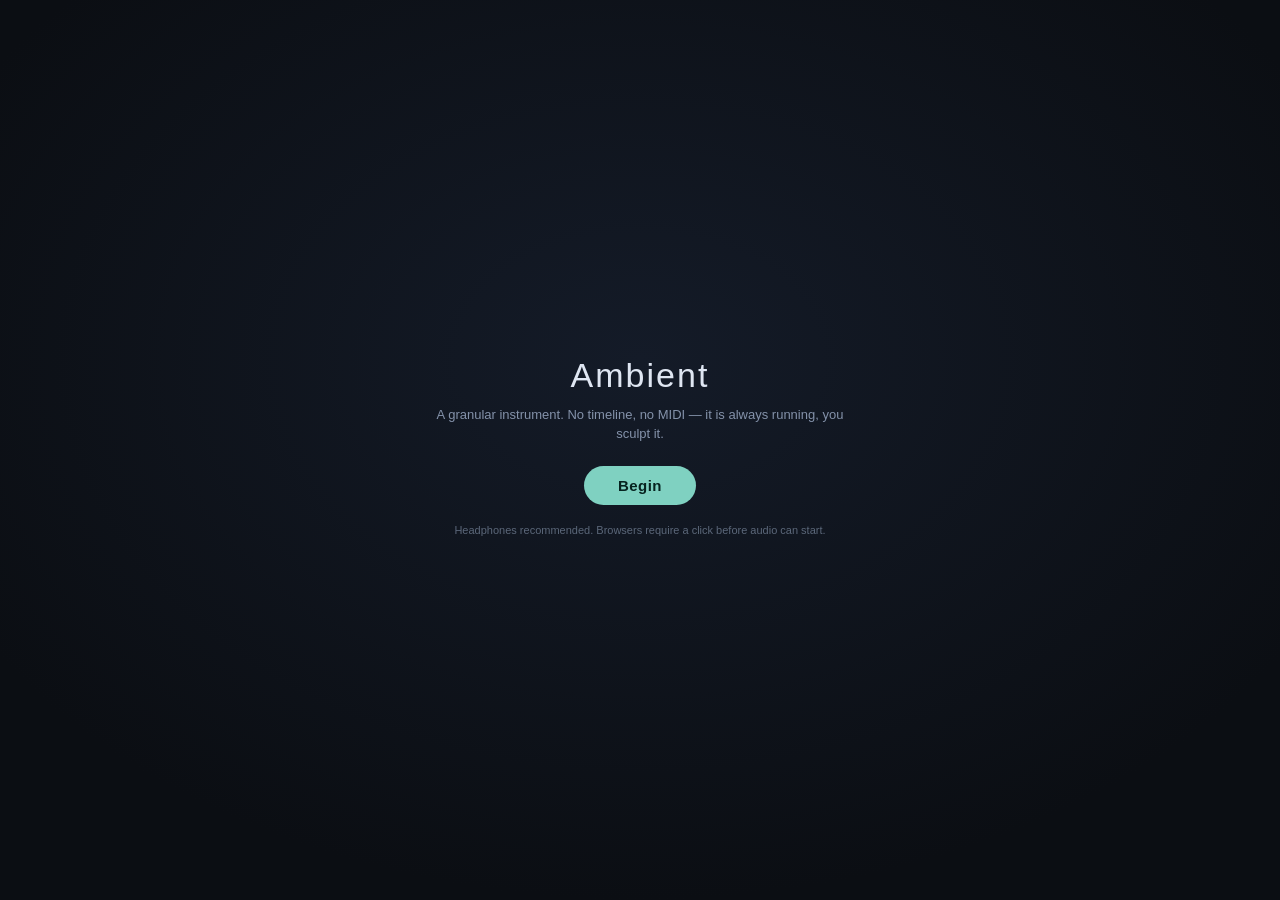
<file: index.html>
<!DOCTYPE html>
<html lang="en">
<head>
<meta charset="utf-8">
<meta name="viewport" content="width=device-width, initial-scale=1, viewport-fit=cover, maximum-scale=1">
<meta name="theme-color" content="#0b0e13">
<title>Ambient — a granular instrument</title>
<link rel="stylesheet" href="css/style.css?v=20261016d">
</head>
<body>

<div id="gate" class="gate">
  <div class="gate-card">
    <h1>Ambient</h1>
    <p class="sub">A granular instrument. No timeline, no MIDI — it is always running, you sculpt it.</p>
    <button id="btn-begin" class="begin">Begin</button>
    <p class="hint">Headphones recommended. Browsers require a click before audio can start.</p>
  </div>
</div>

<header class="bar">
  <div class="brand"><b>Ambient</b><span class="tag">granular</span></div>

  <div class="transport">
    <button id="btn-rec" class="rec" title="Record the master output (Space)">
      <span class="dot"></span><span id="rec-label">Record</span>
    </button>
    <button id="btn-rec-bar" class="mini" title="With the clock running, start recording on the next downbeat instead of instantly">Bar</button>
    <span id="rec-time" class="time">0:00</span>
    <span id="cap-badge" class="capbadge" hidden></span>
    <span id="keys-badge" class="keysbadge" hidden></span>
    <button id="btn-stop" class="stop" title="Fade everything out (Esc). Press again to cut the tails too.">Stop all</button>
  </div>

  <div class="transport clock">
    <button id="btn-clock" class="clockbtn" title="Start / stop the clock">Clock</button>
    <span id="beats" class="beats"></span>
    <label class="tnum">BPM <input id="bpm" type="number" min="20" max="300" step="1" value="90"></label>
    <label class="tnum">/bar <input id="bpb" type="number" min="1" max="16" step="1" value="4"></label>
    <button id="btn-metro" class="mini" title="Metronome click">Click</button>
  </div>

  <div class="meters">
    <div class="meter"><i id="meter-fill"></i></div>
    <span id="grains" class="stat">0 grains</span>
  </div>

  <label class="master">Master
    <input id="master" type="range" min="0" max="1" step="0.01" value="0.8">
  </label>

  <label class="cols">Look
    <select id="palette">
      <option value="slate">Slate</option>
      <option value="ember">Ember</option>
      <option value="neon">Neon</option>
      <option value="tide">Tide</option>
      <option value="paper">Paper</option>
    </select>
  </label>
  <label class="cols size">Size
    <select id="ui-size">
      <option value="0.85">XS</option>
      <option value="1" selected>S</option>
      <option value="1.15">M</option>
      <option value="1.3">L</option>
      <option value="1.5">XL</option>
      <option value="1.75">XXL</option>
    </select>
  </label>
  <span id="world-clock" class="wclock" hidden></span>
  <button id="btn-perform" class="mini" title="Performance mode — hide everything but the instrument (P)">Perform</button>
  <button id="btn-viz" class="mini" title="Open the world in its own window">World</button>
  <button id="btn-help" class="mini" title="Keyboard reference">?</button>
</header>

<main class="app">

  <div class="stage" id="stage" hidden>
    <div class="stage-now">
      <span class="stage-label">Now</span>
      <b id="stage-piece">&mdash;</b>
      <span class="stage-pos" id="stage-pos"></span>
    </div>
    <div class="stage-next">
      <span class="stage-label">Next</span>
      <b id="stage-nextpiece">&mdash;</b>
    </div>
    <span class="stage-morph" id="stage-morph"></span>
    <button class="go narrow" id="btn-stage-go">Go &rarr;</button>
    <button class="mini" id="btn-stage-exit" title="Leave performance mode (P)">Exit</button>
  </div>

  <section class="pads" id="pads"></section>

  <section class="workspace">

  <div class="leftcol">
  <aside class="scenes-strip">
    <div class="strip-label">Scenes</div>
    <div class="slots" id="slots"></div>
    <div class="morph-inline">
      <label for="morph-time">Morph</label>
      <input id="morph-time" type="range" min="1" max="180" step="1" value="30">
      <span id="morph-v" class="v">30s</span>
    </div>
  </aside>

  <div class="side-col">
    <div class="panel">
      <div class="panel-head"><h2>Stretch</h2><span class="note">spectral, PaulStretch-style</span></div>
      <div class="stack">
        <label>Factor <span id="st-f-v" class="v">&times;8</span>
          <input id="st-factor" type="range" min="2" max="40" step="1" value="8"></label>
        <button class="go" id="btn-stretch">Stretch this pad</button>
        <button class="go" id="btn-revert" disabled>Revert</button>
        <p class="note" id="st-status">Throws the phase away and smears what is left.</p>
      </div>
    </div>

<div class="panel">
      <div class="panel-head"><h2>Reverb</h2><span class="note">impulse is rebuilt live</span></div>
      <div class="stack">
        <label>Size <span id="v-size" class="v">7.0s</span>
          <input id="rv-size" type="range" min="1" max="15" step="0.1" value="7"></label>
        <label>Decay <span id="v-decay" class="v">2.6</span>
          <input id="rv-decay" type="range" min="1" max="8" step="0.1" value="2.6"></label>
        <label>Darkness <span id="v-dark" class="v">0.62</span>
          <input id="rv-dark" type="range" min="0" max="1" step="0.01" value="0.62"></label>
      </div>
    </div>
    <div class="panel">
      <div class="panel-head"><h2>Tape delay</h2><span class="note">wobbles and darkens</span></div>
      <div class="stack">
        <label>Time <span id="v-dtime" class="v">2.40s</span>
          <input id="dl-time" type="range" min="0.1" max="5" step="0.01" value="2.4"></label>
        <label>Feedback <span id="v-dfb" class="v">0.55</span>
          <input id="dl-fb" type="range" min="0" max="0.92" step="0.01" value="0.55"></label>
        <label>Tone <span id="v-dtone" class="v">2200Hz</span>
          <input id="dl-tone" type="range" min="300" max="12000" step="10" value="2200"></label>
      </div>
    </div>
    </div>


    </div>

<div class="tabs-col">
  <nav class="tabs" id="tabs">
    <button class="tab on" data-tab="pad">Pad</button>
    <button class="tab" data-tab="sources">Sources</button>
    <button class="tab" data-tab="scenes">Session</button>
    <button class="tab" data-tab="set">Set</button>
    <button class="tab" data-tab="midi">MIDI</button>
  </nav>

  <section class="sheet" data-sheet="pad">
    <div class="panel wide">
      <div class="panel-head">
        <h2 id="edit-title">Pad 1</h2>
        <div class="panel-actions">
          <button class="mini" id="btn-plain" title="Straight playback, ready to be tampered with">Plain</button>
          <label class="cols">Sync
            <select id="sync-bars">
              <option value="0">free</option>
              <option value="0.5">½ bar</option>
              <option value="1">1 bar</option>
              <option value="2">2 bars</option>
              <option value="4">4 bars</option>
              <option value="8">8 bars</option>
              <option value="16">16 bars</option>
            </select>
          </label>
          <label class="cols">Filter
            <select id="filter-type">
              <option value="lowpass">Low</option>
              <option value="bandpass">Band</option>
              <option value="highpass">High</option>
            </select>
          </label>
          <label class="cols">Cols
            <select id="cols">
              <option>2</option><option>3</option><option selected>4</option>
              <option>5</option><option>6</option><option>7</option><option>8</option>
            </select>
          </label>
          <button class="mini" id="btn-dir" title="Reverse the read head">&#8644;</button>
          <button class="mini" id="btn-load" title="Load an audio file">Load&hellip;</button>
          <input type="file" id="file-input" accept="audio/*" hidden>
        </div>
      </div>
      <div class="params" id="params"></div>
    </div>

  </section>

  <section class="sheet hidden" data-sheet="sources">
    <div class="panel">
      <div class="panel-head"><h2>Forge</h2><span class="note">make raw material</span></div>
      <div class="stack">
        <label>Source<select id="forge-kind"></select></label>
        <label>Root<select id="forge-root"></select></label>
        <label>Character <span id="forge-char-v" class="v">0.70</span>
          <input id="forge-char" type="range" min="0" max="1" step="0.01" value="0.7"></label>
        <label>Length <span id="forge-len-v" class="v">10s</span>
          <input id="forge-len" type="range" min="4" max="30" step="1" value="10"></label>
        <button class="go" id="btn-forge">Forge &rarr; selected pad</button>
      </div>
    </div>

    <div class="panel">
      <div class="panel-head"><h2>Input</h2><span class="note">mic or instrument</span></div>
      <div class="stack">
        <button class="go" id="btn-mic">Enable input</button>
        <div class="in-meter"><i id="in-fill"></i></div>
        <label class="check"><input type="checkbox" id="cap-monitor"> Monitor through reverb <em>(headphones)</em></label>
        <label id="cap-len-row">Capture length <span id="cap-len-v" class="v">8s</span>
          <input id="cap-len" type="range" min="2" max="30" step="1" value="8"></label>
        <label id="cap-bars-row" class="cols" hidden>Capture length
          <select id="cap-bars">
            <option value="1">1 bar</option>
            <option value="2" selected>2 bars</option>
            <option value="4">4 bars</option>
            <option value="8">8 bars</option>
            <option value="16">16 bars</option>
          </select></label>
        <label class="check"><input type="checkbox" id="cap-count" checked> Count in one bar <em>(clock only)</em></label>
        <button class="go" id="btn-capture" disabled>Capture &rarr; selected pad</button>
        <p class="note" id="cap-status">Enable input to record a mic or an instrument.</p>
      </div>
    </div>

    <div class="panel">
      <div class="panel-head"><h2>Live</h2><span class="note">granulate input as you play</span></div>
      <div class="stack">
        <button class="go" id="btn-live" disabled>Live &rarr; selected pad</button>
        <label>Window <span id="live-w-v" class="v">8s</span>
          <input id="live-window" type="range" min="1" max="20" step="0.5" value="8"></label>
        <button class="go" id="btn-freeze" disabled>Freeze</button>
        <button class="go" id="btn-keep" disabled>Keep window as a sample</button>
        <p class="note" id="live-status">Needs input enabled.</p>
      </div>
    </div>

    <div class="panel">
      <div class="panel-head"><h2>Keys</h2><span class="note">play a pad, no sample</span></div>
      <div class="stack">
        <label class="cols">Waveform<select id="keys-wave"></select></label>
        <button class="go" id="btn-keys">Keys &rarr; selected pad</button>
        <button class="go" id="btn-seq-clear" disabled>Clear the sequence</button>
        <button class="go" id="btn-seq-bounce" disabled>Bounce sequence &rarr; sample</button>
        <button class="go" id="btn-keys-off" disabled>Clear the pad</button>
        <p class="note" id="seq-status">Capture on a Keys pad records what you play, in
          bars, with the same count-in. It loops on the pad&rsquo;s own clock. Bounce it to a
          sample when you want grains, Texture and Stretch on top of it.</p>
        <p class="note" id="keys-status">Oscillators instead of a sample. Tone, Sweep, Width,
          Pitch, Detune, the fades and both sends shape it exactly as they shape a recording.</p>
        <p class="note" id="keys-claimed"></p>
      </div>
    </div>

    <div class="panel">
      <div class="panel-head"><h2>Freesound</h2><span class="note">field recordings</span></div>
      <div class="stack">
        <label>API key <a class="lnk" href="https://freesound.org/apiv2/apply/" target="_blank" rel="noopener">get one</a>
          <input id="fs-key" type="password" placeholder="paste key" autocomplete="off"></label>
        <div class="row">
          <input id="fs-q" type="search" placeholder="drone, rain, cello&hellip;" autocomplete="off">
          <button class="go narrow" id="btn-fs">Search</button>
        </div>
        <div class="results" id="fs-results"></div>
        <p class="note" id="fs-status">Loads preview renders. Credit the source when you release.</p>
      </div>
    </div>
  </section>

  <section class="sheet hidden" data-sheet="scenes">
    <div class="panel">
      <div class="panel-head"><h2>Session</h2><span class="note">pass it around</span></div>
      <div class="stack">
        <button class="go" id="btn-save">Save session</button>
        <button class="go" id="btn-open">Open session</button>
        <input type="file" id="session-input" accept=".json,application/json" hidden>
        <label class="check"><input type="checkbox" id="save-audio" checked>
          Include recorded audio <em id="save-audio-size"></em></label>
        <p class="note" id="session-status">Captures and live-kept windows exist
        nowhere else, so they are written into the session file. Forged sources
        are rebuilt from their description and cost nothing.</p>
      </div>
    </div>
  </section>

  <section class="sheet hidden" data-sheet="set">
    <div class="panel wide">
      <div class="panel-head"><h2>The set</h2><span class="note" id="set-note">load it before the show</span></div>
      <div class="stack">
        <div class="row">
          <input id="set-name" type="text" placeholder="Set name" autocomplete="off">
          <button class="go narrow" id="btn-set-add">Add pieces&hellip;</button>
          <input type="file" id="set-input" accept=".json,application/json" multiple hidden>
        </div>
        <ol class="setlist" id="setlist"></ol>
        <p class="note" id="set-status">Add the sessions you are going to play, in order.
          Each one is decoded as it is added, so nothing touches the disk once you start.</p>
        <div class="row">
          <label class="cols">Transition
            <select id="set-morph">
              <option value="4">4s &mdash; cut</option>
              <option value="12">12s</option>
              <option value="30" selected>30s</option>
              <option value="60">60s</option>
              <option value="120">2 min &mdash; glacial</option>
            </select>
          </label>
          <button class="go narrow" id="btn-set-save">Save set</button>
          <button class="go narrow" id="btn-set-load">Open set</button>
          <input type="file" id="setfile-input" accept=".json,application/json" hidden>
        </div>
      </div>
    </div>
  </section>

  <section class="sheet hidden" data-sheet="midi">
    <div class="panel wide">
      <div class="panel-head"><h2>MIDI</h2><span class="note" id="midi-status">not connected</span></div>
      <div class="stack">
        <button class="go" id="btn-midi">Connect MIDI</button>
        <p class="note warn" id="map-warning" style="display:none"></p>
        <div class="monitor">
          <span class="mon-label">Incoming</span>
          <code id="mon-last">nothing yet — move a knob or hit a pad</code>
          <span id="mon-count" class="mon-count">0</span>
        </div>
        <div class="row">
          <button class="go" id="btn-learn-pads" disabled>Learn 8 pads</button>
          <button class="go" id="btn-learn-knobs" disabled>Learn 8 knobs</button>
          <button class="go" id="btn-learn-scenes" disabled>Learn 4 scene keys</button>
        </div>
        <div class="row">
          <button class="go" id="btn-learn-launch" disabled>Learn 8 launch keys</button>
          <button class="go" id="btn-learn-macros" disabled>Learn 4 swell keys</button>
          <button class="go" id="btn-learn-fx" disabled>Learn 4 effect pads</button>
        </div>
        <div class="row">
          <button class="go" id="btn-learn-transport" disabled>Learn 4 transport keys</button>
        </div>
        <div class="mapgroup"><h4>Transport &mdash; record, capture, clock, stop</h4><div class="knobmap" id="transportmap"></div></div>
        <div class="mapgroup"><h4>Effect pads</h4><div id="fxmap"></div></div>
        <div class="row">
          <button class="go" id="btn-learn-bank" disabled>Learn a bank of 8 &rarr; tracks 1-8</button>
        </div>
        <div class="mapgroup"><h4>Banks — a row across all tracks</h4><div id="bankmap"></div></div>
        <p class="note" id="learn-status">Hit each pad, or turn each knob, in the order you want them.</p>
        <div class="mapgroup"><h4>Track pads</h4><div class="knobmap" id="padmap"></div></div>
        <div class="mapgroup"><h4>Knobs — selected pad</h4><div class="knobmap" id="knobmap"></div></div>
        <div class="mapgroup"><h4>Scene keys</h4><div class="knobmap" id="scenemap"></div></div>
        <div class="mapgroup"><h4>Launch keys</h4><div class="knobmap" id="launchmap"></div></div>
        <div class="mapgroup"><h4>Swell keys</h4><div id="macromap"></div></div>
        <label class="cols knobmode">Knobs
          <select id="knob-mode">
            <option value="pickup">Pick up (catch the value)</option>
            <option value="jump">Jump (respond immediately)</option>
            <option value="relative">Relative (nudge from here)</option>
          </select>
        </label>
        <div class="row">
          <button class="go" id="btn-midi-save" disabled>Save mapping</button>
          <button class="go" id="btn-midi-clear" disabled>Clear mapping</button>
        </div>
        <div class="row">
          <button class="go" id="btn-preset-save" disabled>Save preset&hellip;</button>
          <button class="go" id="btn-preset-load">Load preset&hellip;</button>
          <input type="file" id="preset-input" accept=".json,application/json" hidden>
        </div>
        <p class="note" id="save-status"></p>
        <p class="note">Launch keys start pads — play several together and they
        all come in as one gesture; play the same chord again and they all go
        out. Swell keys lean on a parameter while held and let it sink back on
        release. Transport keys fire on the way down: <b>Record</b>, <b>Capture</b>,
        <b>Clock</b> and <b>Stop all</b>, so a set can be started and captured without
        reaching for the laptop. A pad selects its track; hit the one already selected to
        switch it on or off. Scene keys morph to A&ndash;D over the Scenes morph
        time. Any other key plays notes into the selected pad&rsquo;s cloud — hold
        a chord and the grains spread across it. Knobs follow whichever pad you
        last touched, and stay inert until you turn them past the current value.</p>
      </div>
    </div>
  </section>

  </div>

  <aside class="orbit-strip">
    <div class="strip-label">Cycles <em>— eight bodies, eight clocks</em></div>
    <canvas id="phase"></canvas>
  </aside>

  </section>
</main>

<div id="tour" class="tour hidden">
  <div id="tour-ring" class="tour-ring"></div>
  <div id="tour-card" class="tour-card">
    <h3 id="tour-title"></h3>
    <p id="tour-body"></p>
    <div class="tour-foot">
      <span id="tour-count" class="tour-count"></span>
      <button id="tour-skip" class="mini">Skip</button>
      <button id="tour-next" class="go narrow">Next</button>
    </div>
  </div>
</div>

<div id="countin" class="countin" hidden><b id="countin-n">1</b><span id="countin-sub">count in</span></div>

<div id="help" class="help hidden">
  <div class="help-card">
    <h2>Playing it</h2>
    <table>
      <tr><td><kbd>1</kbd>–<kbd>8</kbd></td><td>Fade a pad in / out</td></tr>
      <tr><td><kbd>Space</kbd></td><td>Start / stop recording</td></tr>
      <tr><td><kbd>Esc</kbd></td><td>Fade everything out; again within 2s cuts the tails</td></tr>
      <tr><td><kbd>C</kbd> or <kbd>Shift</kbd>+<kbd>Space</kbd></td><td>Capture input to the selected pad</td></tr>
      <tr><td><kbd>&larr;</kbd> <kbd>&rarr;</kbd></td><td>Move between tabs</td></tr>
      <tr><td><kbd>P</kbd></td><td>Performance mode &mdash; everything but the instrument gets out of the way</td></tr>
      <tr><td><kbd>Shift</kbd>+<kbd>&rarr;</kbd></td><td>Next piece in the set (while performing)</td></tr>
      <tr><td>Drag a tile</td><td>X = position in the source, Y = tone</td></tr>
      <tr><td><kbd>Shift</kbd> + drag</td><td>X = pitch, Y = grain size</td></tr>
      <tr><td>Wheel over a tile</td><td>Grain density</td></tr>
      <tr><td>The <b>&#9654;</b> on a pad</td><td>Fade it in or out, no keyboard needed</td></tr>
      <tr><td>On a touch screen</td><td>Tap a pad to play it, press and hold then slide to sculpt, swipe to scroll</td></tr>
      <tr><td><kbd>Shift</kbd> + wheel</td><td>Reverb send</td></tr>
      <tr><td>Drop a file</td><td>Load it onto that pad</td></tr>
      <tr><td>Drag a number</td><td>Adjust it (vertical)</td></tr>
      <tr><td>MIDI pad</td><td>Selects its track; hit it again to switch it</td></tr>
      <tr><td><kbd>a</kbd> <kbd>w</kbd> <kbd>s</kbd> <kbd>e</kbd> <kbd>d</kbd>&hellip;</td><td>Play notes into the selected pad's cloud &mdash; or its oscillators, on a <b>Keys</b> pad</td></tr>
    </table>
    <p class="tip">Start the <b>Clock</b> and a capture is measured in <b>bars</b>, not
    seconds, with a bar of count-in first. The take starts on the downbeat and comes back
    locked to the beat, so a loop you play in is a loop that fits.</p>
    <p class="tip">A <b>set</b> is loaded before you play it, not during. Add the sessions on the
    Set tab and each one is decoded as it arrives, so moving between pieces never touches the disk.
    A change of piece is a long morph: pads whose material carries over glide their parameters,
    and pads whose material changes fade out, swap, and come back on their own fades.</p>
    <p class="tip">For the classic drifting-loops effect, give each pad an
    unrelated <b>Cycle</b> — 7.3, 11.1, 4.7, 13.9. There is no shared clock,
    so they will not realign for hours.</p>
    <p class="tip">Every pad has a <b>&#9654;</b> button, and every dial can be
    dragged — you never have to touch the keyboard if you would rather not.</p>
    <div class="row">
      <button class="mini" id="btn-tour">Show me around again</button>
      <button class="mini" id="btn-help-close">Close</button>
    </div>
  </div>
</div>

<script type="module" src="js/app.js"></script>
</body>
</html>
</file>
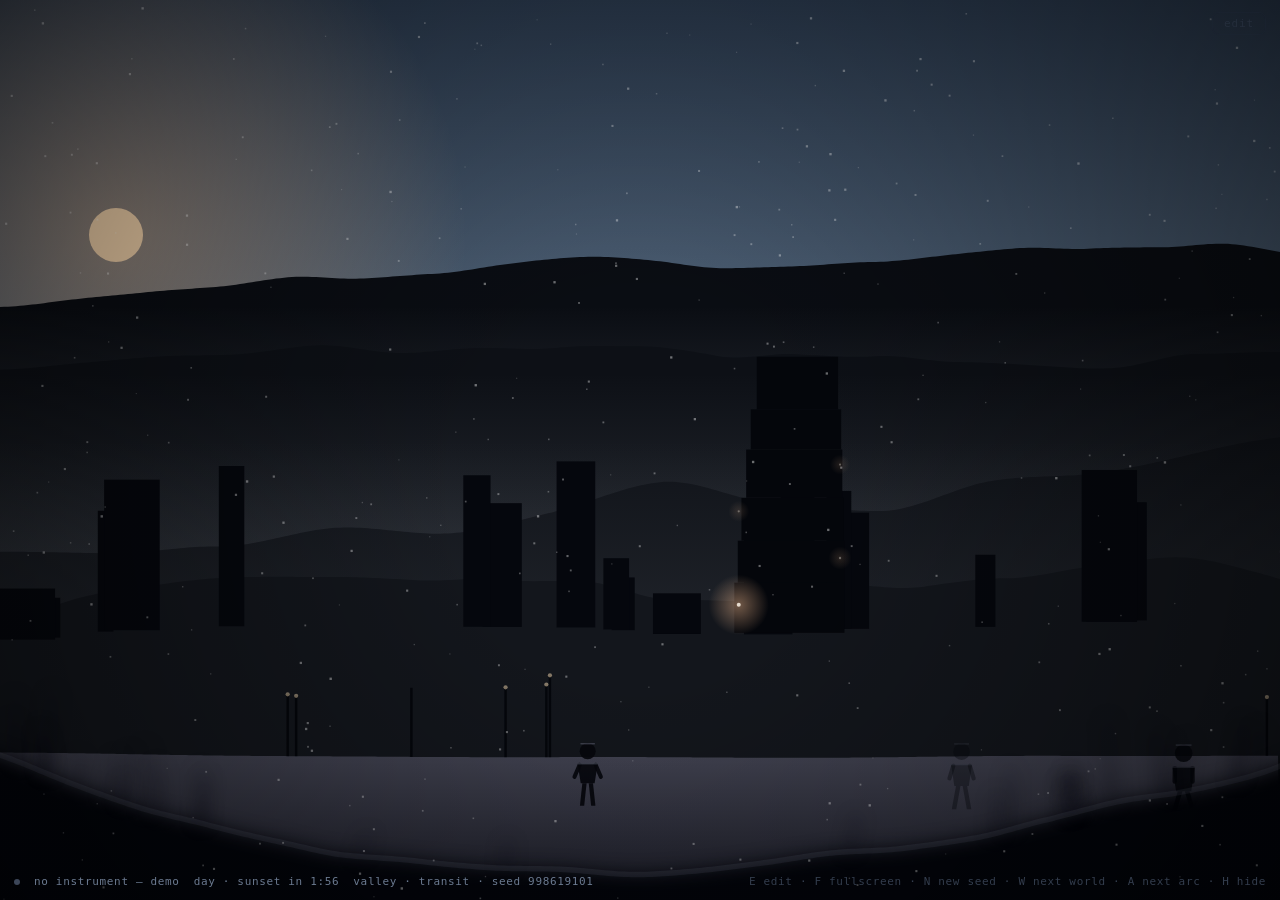
<file: viz.html>
<!DOCTYPE html>
<html lang="en">
<head>
<meta charset="utf-8">
<meta name="viewport" content="width=device-width, initial-scale=1">
<meta name="theme-color" content="#05070c">
<title>Ambient — the world</title>
<style>
  html,body{margin:0;height:100%;background:#05070c;overflow:hidden}
  #view{display:block;width:100vw;height:100vh}
  #hud{position:fixed;left:14px;bottom:12px;display:flex;gap:14px;align-items:center;
    font:11px ui-monospace,monospace;color:#4a5568;letter-spacing:.06em;
    transition:opacity .4s;pointer-events:none}
  #hud.gone{opacity:0}
  #hud .dot{width:6px;height:6px;border-radius:50%;background:#3c4658}
  #hud.live .dot{background:#7fd1c1}
  #hud b{color:#6b7a90;font-weight:400}
  #keys{position:fixed;right:14px;bottom:12px;font:11px ui-monospace,monospace;
    color:#333d4d;letter-spacing:.06em;transition:opacity .4s}
  #hud.gone ~ #keys{opacity:0}

  /* Deliberately quiet until you go looking for it. */
  #btn-edit{position:fixed;top:12px;right:14px;background:transparent;border:1px solid #1d2534;
    color:#3c4658;border-radius:7px;padding:4px 11px;font:11px ui-monospace,monospace;
    letter-spacing:.08em;cursor:pointer;opacity:.35;transition:opacity .3s,color .3s}
  #btn-edit:hover{opacity:1;color:#7fd1c1;border-color:#2c3a50}
  #hud.gone ~ #btn-edit{opacity:0;pointer-events:none}

  #panel{position:fixed;top:0;right:0;width:330px;height:100%;overflow-y:auto;
    background:#0b0e13f2;border-left:1px solid #1d2534;transform:translateX(100%);
    transition:transform .28s ease;backdrop-filter:blur(8px);z-index:10}
  #panel.open{transform:none}
  #panel header{display:flex;align-items:center;justify-content:space-between;
    padding:12px 14px;border-bottom:1px solid #1d2534;position:sticky;top:0;
    background:#0b0e13f2}
  #panel h2{margin:0;font:600 11px/1 ui-sans-serif,sans-serif;letter-spacing:.14em;
    text-transform:uppercase;color:#dfe6f2}
  #panel-close{background:none;border:0;color:#5b6779;font-size:20px;cursor:pointer;line-height:1}
  #panel-close:hover{color:#dfe6f2}
  #editor{padding:6px 14px 26px}
  .ed-group{margin-top:16px}
  .ed-group h3{margin:0 0 8px;font:600 9px/1 ui-sans-serif,sans-serif;letter-spacing:.16em;
    text-transform:uppercase;color:#4a5568}
  .ed-row{display:grid;grid-template-columns:1fr 116px 40px;gap:8px;align-items:center;
    margin-bottom:5px}
  .ed-row label{font:11px ui-sans-serif,sans-serif;color:#8492aa}
  .ed-row input[type=range]{-webkit-appearance:none;appearance:none;width:100%;height:3px;
    background:#0a0d13;border-radius:3px;outline:none}
  .ed-row input[type=range]::-webkit-slider-thumb{-webkit-appearance:none;width:11px;height:11px;
    border-radius:50%;background:#7fd1c1;cursor:pointer}
  .ed-row input[type=number]{background:#161d2a;border:1px solid #222c3d;color:#dfe6f2;
    border-radius:6px;padding:3px 6px;font:11px ui-monospace,monospace;width:100%}
  .ed-row output{font:11px ui-monospace,monospace;color:#dfe6f2;text-align:right}
  .ed-btns{display:flex;gap:6px;margin-top:10px}
  .ed-btns button{flex:1;background:#161d2a;border:1px solid #222c3d;color:#dfe6f2;
    border-radius:7px;padding:6px;font:11px ui-sans-serif,sans-serif;cursor:pointer}
  .ed-btns button:hover{border-color:#7fd1c1;color:#7fd1c1}
  .ed-note{color:#4a5568;font:10px ui-sans-serif,sans-serif;margin:9px 0 0}
</style>
</head>
<body>
<canvas id="view"></canvas>
<div id="hud">
  <span class="dot"></span>
  <b id="state">connecting…</b>
  <b id="clock"></b>
  <b><span id="world"></span> · seed <span id="seed"></span></b>
</div>
<div id="keys">E edit · F fullscreen · N new seed · W next world · A next arc · H hide</div>
<button id="btn-edit" title="Edit this world (E)">edit</button>
<aside id="panel">
  <header><h2>World</h2><button id="panel-close">&times;</button></header>
  <div id="editor"></div>
</aside>
<script type="module" src="js/viz/viz.js"></script>
</body>
</html>
</file>
<file: css/style.css>
/* `hidden` has to win. Plenty of rules here set a display on elements that
   are sometimes hidden — `label{display:block}` alone was enough to leave a
   hidden row on screen — and the UA's [hidden] rule loses every time. */
[hidden]{display:none !important}

/* ---------- palettes ----------
   Every colour the app and its canvases use comes from here, so a palette is
   a self-contained block and the drawing code never names a colour. */
:root,
:root[data-palette="slate"]{
  --bg:#0b0e13; --panel:#121722; --panel-2:#161d2a; --line:#222c3d;
  --ink:#dfe6f2; --dim:#8492aa; --faint:#5b6779;
  --accent:#7fd1c1; --accent-2:#9b8cf0; --hot:#e2685f; --gold:#e8c46a;
  --wave:#7fd1c1; --wave-off:#46536a; --head:#e8c46a;
  --dial-bg:#0a0d13; --on-bg:#17202e; --on-line:#3a5c62;
  --radius:10px;
}
:root[data-palette="slate"]{ --on-line:#3a5c62; }

/* Warm and low — lamplight rather than moonlight. */
:root[data-palette="ember"]{
  --bg:#120d0a; --panel:#1c1512; --panel-2:#241b16; --line:#3a2a21;
  --ink:#f4e6d8; --dim:#b08f78; --faint:#7a5f4e;
  --accent:#ffa94d; --accent-2:#e0637a; --hot:#ff5d46; --gold:#ffd48a;
  --wave:#ffa94d; --wave-off:#6b5243; --head:#ffd48a;
  --dial-bg:#150f0c; --on-bg:#2c1f17; --on-line:#8a5a2e;
  --radius:10px;
}

/* Loud. For a room with a projector in it. */
:root[data-palette="neon"]{
  --bg:#06060b; --panel:#0e0e1a; --panel-2:#151528; --line:#282846;
  --ink:#f2f2ff; --dim:#9a9ad0; --faint:#61618f;
  --accent:#2bf5c8; --accent-2:#c65cff; --hot:#ff3d7f; --gold:#ffe14d;
  --wave:#2bf5c8; --wave-off:#3d3d6b; --head:#ffe14d;
  --dial-bg:#07070f; --on-bg:#16203a; --on-line:#2bf5c8;
  --radius:10px;
}

/* Deep water. Cool, high contrast, easy on a long session. */
:root[data-palette="tide"]{
  --bg:#07121a; --panel:#0e1d29; --panel-2:#132837; --line:#1e3d52;
  --ink:#e3f2fb; --dim:#7ea8c4; --faint:#4e7a94;
  --accent:#4cc9f0; --accent-2:#8de969; --hot:#f07167; --gold:#ffd166;
  --wave:#4cc9f0; --wave-off:#3b6a85; --head:#ffd166;
  --dial-bg:#061019; --on-bg:#12303f; --on-line:#2f7f9e;
  --radius:10px;
}

/* Daylight, for working on it rather than performing with it. */
:root[data-palette="paper"]{
  --bg:#eae6df; --panel:#f6f3ee; --panel-2:#fffdf9; --line:#cfc7bb;
  --ink:#1d1a16; --dim:#5f584e; --faint:#8d8478;
  --accent:#0f7d6b; --accent-2:#6a4bc4; --hot:#c4402f; --gold:#a87a12;
  --wave:#0f7d6b; --wave-off:#b3aa9c; --head:#c4402f;
  --dial-bg:#ddd7cd; --on-bg:#e6f0ea; --on-line:#0f7d6b;
  --radius:10px;
}

*{box-sizing:border-box}
html,body{height:100%}
body{
  margin:0; background:var(--bg); color:var(--ink);
  font:13px/1.45 ui-sans-serif,-apple-system,"SF Pro Text",Segoe UI,Roboto,sans-serif;
  -webkit-font-smoothing:antialiased;
  overflow-y:auto;
}

/* ---------- gate ---------- */
.gate{position:fixed;inset:0;z-index:50;display:grid;place-items:center;
  background:radial-gradient(60% 60% at 50% 40%,#141b28 0%,#0b0e13 100%)}
.gate.hidden{display:none}
.gate-card{text-align:center;max-width:460px;padding:24px}
.gate-card h1{margin:0 0 6px;font-size:34px;letter-spacing:.06em;font-weight:500}
.gate-card .sub{color:var(--dim);margin:0 0 22px}
.begin{background:var(--accent);color:#06231f;border:0;border-radius:999px;
  padding:11px 34px;font-size:15px;font-weight:600;cursor:pointer;letter-spacing:.03em}
.begin:hover{filter:brightness(1.08)}
.hint{color:var(--faint);font-size:11px;margin-top:18px}

/* ---------- top bar ---------- */
.bar{display:flex;align-items:center;gap:14px;padding:9px 16px;flex-wrap:wrap;
  border-bottom:1px solid var(--line);background:var(--panel);position:sticky;top:0;z-index:20}
.brand{letter-spacing:.05em}
.brand b{font-weight:600}
.tag{color:var(--faint);margin-left:7px;font-size:10px;text-transform:uppercase;letter-spacing:.14em}
.transport{display:flex;align-items:center;gap:9px}
.rec{display:flex;align-items:center;gap:7px;background:var(--panel-2);color:var(--ink);
  border:1px solid var(--line);border-radius:999px;padding:5px 14px;cursor:pointer;font-size:12px}
.rec .dot{width:8px;height:8px;border-radius:50%;background:var(--faint)}
.rec.on{border-color:var(--hot);color:#ffd9d5}
.rec.on .dot{background:var(--hot);animation:pulse 1.4s ease-in-out infinite}
@keyframes pulse{50%{opacity:.25}}
.time{font-variant-numeric:tabular-nums;color:var(--dim);font-size:12px;min-width:38px}
.stop{background:transparent;border:1px solid #4a2b2b;color:#c98d87;border-radius:999px;
  padding:5px 13px;font-size:12px;cursor:pointer}
.stop:hover{border-color:var(--hot);color:#ffd9d5}
.stop.armed{background:var(--hot);border-color:var(--hot);color:#2a0b08}
.meters{display:flex;align-items:center;gap:10px;margin-left:auto}
.meter{width:120px;height:5px;background:#0a0d13;border-radius:3px;overflow:hidden}
.meter i{display:block;height:100%;width:0;border-radius:3px;
  background:linear-gradient(90deg,var(--accent),#e8c46a 78%,var(--hot));transition:width .07s linear}
.stat{color:var(--faint);font-size:11px;font-variant-numeric:tabular-nums;min-width:66px}
.master{display:flex;align-items:center;gap:8px;color:var(--dim);font-size:11px}
.master input{width:96px}
.mini{background:var(--panel-2);border:1px solid var(--line);color:var(--dim);
  border-radius:7px;padding:4px 10px;font-size:11px;cursor:pointer}
.mini:hover{color:var(--ink);border-color:#31405a}

/* ---------- layout ---------- */
/* No fixed cap — on a wide monitor the grids below simply fit more per row
   rather than leaving half the screen empty. */
.app{padding:16px;max-width:3200px;margin:0 auto}

/* ---------- pads ---------- */
.pads{display:grid;grid-template-columns:repeat(auto-fit,minmax(300px,1fr));gap:12px}
/* Past this width all eight pads fit on one row, which is how you want them
   when you are performing and reading the whole set at a glance. */
@media (min-width:2200px){.pads{grid-template-columns:repeat(8,1fr)}}
.pad{background:var(--panel);border:1px solid var(--line);border-radius:var(--radius);
  overflow:hidden;cursor:crosshair;user-select:none;opacity:.62;
  transition:border-color .18s,background .25s,opacity .25s,box-shadow .25s}
.pad.sel{border-color:var(--accent-2)}
/* A live pad should be unmistakable from across a room. */
.pad.on{background:var(--on-bg);border-color:var(--on-line);opacity:1;
  box-shadow:inset 0 0 0 1px color-mix(in srgb,var(--accent) 22%,transparent)}
.pad.drop{border-color:var(--accent);background:#16241f}
.pad-head{display:flex;align-items:center;gap:8px;padding:clamp(7px,0.9vh,12px) clamp(10px,0.9vw,18px);
  border-bottom:1px solid var(--line)}
.pad-num{width:clamp(17px,1.5vw,26px);height:clamp(17px,1.5vw,26px);border-radius:5px;
  display:grid;place-items:center;background:var(--dial-bg);color:var(--faint);
  font-size:clamp(10px,0.85vw,14px);font-weight:600}
.pad.on .pad-num{background:var(--accent);color:#06231f}
.pad-name{flex:1;color:var(--dim);font-size:clamp(12px,1vw,17px);white-space:nowrap;
  overflow:hidden;text-overflow:ellipsis}
.pad.on .pad-name{color:var(--ink)}
.pad-cyc{color:var(--faint);font-size:clamp(10px,0.8vw,14px);font-variant-numeric:tabular-nums}
.pad canvas{display:block;width:100%;height:clamp(104px,13vh,190px)}

/* ---------- workspace ----------
   Scenes down the left, the working panels in the middle, the orbits on the
   right. Three unequal columns rather than another full-width band. */
.workspace{display:grid;grid-template-columns:minmax(190px,25%) 1fr 1fr;gap:12px;
  margin-top:14px;align-items:stretch}
.leftcol{display:flex;flex-direction:column;gap:12px;min-width:0}
@media (max-width:1250px){.workspace{grid-template-columns:minmax(170px,26%) 1fr}
  .orbit-strip{grid-column:1 / -1}}
@media (max-width:820px){
  .workspace{grid-template-columns:1fr}
  /* The controls for the sound belong directly under the sound. Scenes and
     the shared effects can wait below them. */
  .tabs-col{order:1}
  .leftcol{order:2}
}

.scenes-strip,.orbit-strip{background:var(--panel);border:1px solid var(--line);
  border-radius:var(--radius);padding:11px 13px}
/* Square, and only as tall as that makes it — a tall column should not drag
   the system down to the bottom of the fold. */
.orbit-strip{display:flex;flex-direction:column;align-self:start}
#phase{display:block;width:100%;aspect-ratio:1;height:auto}
.tabs-col{display:flex;flex-direction:column}

/* Scenes stack rather than sitting in a row. */
.scenes-strip .slots{grid-template-columns:1fr;gap:8px}
.morph-inline{display:flex;align-items:center;gap:8px;color:var(--dim);
  margin-top:12px;font-size:11px}
.morph-inline input[type=range]{flex:1;margin:0}
.morph-inline .v{float:none;min-width:32px;text-align:right}

/* ---------- tabs ---------- */
.tabs-col{min-width:0}
.tabs{display:flex;gap:5px;margin:0 0 10px;flex-wrap:wrap}
.tab{background:transparent;border:1px solid transparent;color:var(--faint);
  border-radius:7px;padding:5px 13px;font-size:11px;cursor:pointer;letter-spacing:.05em;
  text-transform:uppercase}
.tab:hover{color:var(--dim)}
.tab.on{background:var(--panel);border-color:var(--line);color:var(--ink)}

/* ---------- panels ---------- */
.sheet{display:grid;grid-template-columns:repeat(auto-fit,minmax(260px,1fr));gap:11px;
  align-items:start}
.sheet.hidden{display:none}
.sheet .wide{grid-column:span 2}
@media (max-width:760px){.sheet{grid-template-columns:1fr}.sheet .wide{grid-column:span 1}}
.panel{background:var(--panel);border:1px solid var(--line);border-radius:var(--radius);padding:12px}
.panel-head{display:flex;align-items:baseline;gap:9px;margin-bottom:11px;flex-wrap:wrap}
.panel-head h2{margin:0;font-size:12px;font-weight:600;letter-spacing:.05em;text-transform:uppercase}
.panel-head .note{color:var(--faint);font-size:10px}
.panel-actions{margin-left:auto;display:flex;gap:6px;flex-wrap:wrap;align-items:center}

/* ---------- param grid ---------- */
/* Column count is user-set, so the on-screen layout can be made to match
   however the physical knobs are arranged. */
.params{display:grid;grid-template-columns:repeat(var(--cols,4),1fr);gap:9px}
@media (max-width:520px){.params{grid-template-columns:repeat(2,1fr)}}

/* Each cell is a dial. The ring is the value, the number sits in the middle,
   and the whole thing is still drag-to-change like a knob. */
.par{background:var(--panel-2);border:1px solid var(--line);border-radius:10px;
  padding:8px 10px;cursor:ns-resize;user-select:none;position:relative;
  display:flex;align-items:center;gap:10px;
  transition:border-color .15s}
.par .txt{display:flex;flex-direction:column;gap:2px;min-width:0;flex:1}
.par:hover{border-color:color-mix(in srgb,var(--accent) 45%,var(--line))}
.par .k{font-size:clamp(9px,0.62vw,12px);text-transform:uppercase;letter-spacing:.1em;
  color:var(--faint);display:flex;gap:5px;align-items:baseline;white-space:nowrap}
.par .kn{font-style:normal;font-size:8px;color:var(--accent);opacity:.8}
.par .dial{position:relative;width:var(--dial,62px);height:var(--dial,62px);
  border-radius:50%;
  background:conic-gradient(from 215deg,
    var(--accent) calc(var(--fill,0) * 290deg), var(--dial-bg) 0 290deg,
    transparent 290deg);
  -webkit-mask:radial-gradient(circle, transparent 0 61%, #000 63%);
  mask:radial-gradient(circle, transparent 0 61%, #000 63%)}
.par .dialwrap{position:relative;flex:0 0 auto}
.par .n{font-size:clamp(14px,1.15vw,22px);font-variant-numeric:tabular-nums;
  color:var(--ink);line-height:1.05}
.par .n span{font-size:clamp(8px,0.6vw,11px);color:var(--faint);margin-left:2px}
.par.synced .k{color:var(--accent)}
.par.catching{border-color:var(--hot)}
.par .knobmark{position:absolute;left:50%;top:6px;width:2px;height:9px;
  background:var(--hot);opacity:0;transform-origin:50% calc(var(--dial,54px) * 0.5 + 8px);
  transform:rotate(calc(-145deg + var(--knob,0) * 290deg));transition:opacity .15s}
.par.catching .knobmark{opacity:.95}
.cols{display:flex;align-items:center;gap:5px;color:var(--faint);font-size:10px}
.cols select{width:auto;padding:2px 5px;margin:0;font-size:11px}

/* ---------- forge / capture / space ---------- */
.forge,.space,.capture{display:flex;flex-direction:column;gap:9px}
label{display:block;color:var(--dim);font-size:11px}
select,input[type=range]{width:100%}
select{background:var(--panel-2);color:var(--ink);border:1px solid var(--line);
  border-radius:7px;padding:5px 7px;margin-top:3px;font-size:12px}
input[type=range]{-webkit-appearance:none;appearance:none;height:3px;background:#0a0d13;
  border-radius:3px;margin-top:7px;outline:none}
input[type=range]::-webkit-slider-thumb{-webkit-appearance:none;width:12px;height:12px;
  border-radius:50%;background:var(--accent);cursor:pointer}
input[type=range]::-moz-range-thumb{width:12px;height:12px;border:0;border-radius:50%;
  background:var(--accent);cursor:pointer}
.v{float:right;color:var(--ink);font-variant-numeric:tabular-nums;font-size:11px}
.go{background:var(--panel-2);border:1px solid var(--line);color:var(--ink);border-radius:8px;
  padding:8px;font-size:12px;cursor:pointer}
.go:hover:not(:disabled){border-color:var(--accent);color:var(--accent)}
.go:disabled{opacity:.4;cursor:default}
.go.armed{border-color:var(--hot);color:#ffd9d5}
.check{display:flex;align-items:center;gap:7px}
.check em{color:var(--faint);font-style:normal}
.in-meter{height:5px;background:#0a0d13;border-radius:3px;overflow:hidden}
.in-meter i{display:block;height:100%;width:0;background:linear-gradient(90deg,var(--accent),var(--hot));
  transition:width .07s linear}
.note{color:var(--faint);font-size:10px;margin:0}
.note.warn{color:#e8c46a}

/* ---------- help ---------- */
.help{position:fixed;inset:0;z-index:40;display:grid;place-items:center;background:#05070ac9}
.help.hidden{display:none}
.help-card{background:var(--panel);border:1px solid var(--line);border-radius:12px;
  padding:20px 22px;max-width:440px}
.help-card h2{margin:0 0 12px;font-size:13px;text-transform:uppercase;letter-spacing:.07em}
.help-card table{width:100%;border-collapse:collapse;font-size:12px}
.help-card td{padding:4px 0;color:var(--dim)}
.help-card td:first-child{width:130px;color:var(--ink)}
kbd{background:var(--panel-2);border:1px solid var(--line);border-radius:4px;
  padding:1px 5px;font:11px ui-monospace,monospace}
.tip{color:var(--faint);font-size:11px;margin:14px 0 16px;line-height:1.6}
.tip b{color:var(--accent)}

/* ---------- stacked controls ---------- */
.stack{display:flex;flex-direction:column;gap:9px}
.row{display:flex;gap:7px;align-items:flex-end}
.row input[type=search]{flex:1}
.go.narrow{padding:7px 13px;white-space:nowrap}
input[type=search],input[type=password]{width:100%;background:var(--panel-2);color:var(--ink);
  border:1px solid var(--line);border-radius:7px;padding:6px 8px;margin-top:3px;font-size:12px}
input[type=search]:focus,input[type=password]:focus{outline:none;border-color:var(--accent)}
.lnk{float:right;color:var(--accent);font-size:10px;text-decoration:none}
.lnk:hover{text-decoration:underline}

/* ---------- freesound results ---------- */
.results{max-height:190px;overflow-y:auto;display:flex;flex-direction:column;gap:4px}
.res{background:var(--panel-2);border:1px solid var(--line);border-radius:7px;
  padding:6px 8px;cursor:pointer;font-size:11px}
.res:hover{border-color:var(--accent)}
.res b{display:block;font-weight:500;color:var(--ink);white-space:nowrap;
  overflow:hidden;text-overflow:ellipsis}
.res span{color:var(--faint);font-size:10px}

/* ---------- scenes ---------- */
.scenes-strip{background:var(--panel);border:1px solid var(--line);
  border-radius:var(--radius);padding:10px 12px}
.scenes-strip .strip-label{display:flex;align-items:center;gap:9px}
.morph-inline{margin-left:auto;display:flex;align-items:center;gap:8px;color:var(--dim)}
.morph-inline input[type=range]{width:150px;margin:0}
.morph-inline .v{float:none;min-width:32px;text-align:right}
.slots{display:grid;grid-template-columns:repeat(auto-fit,minmax(150px,1fr));gap:7px}
.slot{background:var(--panel-2);border:1px solid var(--line);border-radius:8px;
  padding:9px;text-align:center;position:relative;overflow:hidden}
.slot.full{border-color:#31405a}
.slot .nm{font-size:14px;letter-spacing:.08em;color:var(--faint);position:relative;z-index:1}
.slot.full .nm{color:var(--ink)}
.slot .btns{position:relative;z-index:1}

/* The scene you last landed on, and the one you are gliding towards. */
.slot.active{border-color:var(--accent);background:#12211e}
.slot.active .nm{color:var(--accent)}
.slot.morphing{border-color:var(--accent-2)}
.slot .prog{position:absolute;left:0;top:0;bottom:0;width:0;
  background:rgba(155,140,240,0.18);z-index:0}
.slot .edited{position:absolute;top:6px;right:7px;width:5px;height:5px;border-radius:50%;
  background:var(--faint);z-index:1}
.slot.active .edited{background:#e8c46a}
.slot .btns{display:flex;gap:4px;margin-top:7px}
.slot button{flex:1;background:#0a0d13;border:1px solid var(--line);color:var(--dim);
  border-radius:5px;padding:3px 0;font-size:10px;cursor:pointer}
.slot button:hover:not(:disabled){color:var(--accent);border-color:var(--accent)}
.slot button:disabled{opacity:.35;cursor:default}
.morph-bar{height:3px;background:#0a0d13;border-radius:3px;overflow:hidden}
.morph-bar i{display:block;height:100%;width:0;background:var(--accent-2)}

/* ---------- midi ---------- */
.knobmap{display:grid;grid-template-columns:repeat(auto-fit,minmax(110px,1fr));gap:6px}
.km{background:var(--panel-2);border:1px solid var(--line);border-radius:7px;padding:6px 8px}
.km .k{color:var(--faint);font-size:9px;text-transform:uppercase;letter-spacing:.1em}
.km .cc{font-size:11px;font-variant-numeric:tabular-nums;color:var(--dim)}
.km.mapped .cc{color:var(--accent)}

/* ---------- midi monitor ---------- */
.monitor{display:flex;align-items:center;gap:9px;background:#0a0d13;
  border:1px solid var(--line);border-radius:7px;padding:6px 9px}
.mon-label{color:var(--faint);font-size:9px;text-transform:uppercase;letter-spacing:.1em}
#mon-last{flex:1;font:11px ui-monospace,monospace;color:var(--dim);
  white-space:nowrap;overflow:hidden;text-overflow:ellipsis}
#mon-last.live{color:var(--accent)}
.mon-count{font:10px ui-monospace,monospace;color:var(--faint);font-variant-numeric:tabular-nums}

.knobmode{margin-top:2px}
.knobmode select{width:auto}

/* A knob that is waiting to pick up its value shows where it currently sits,
   so an inert knob reads as "not caught yet" rather than "broken". */
.par .knobmark{position:absolute;top:0;bottom:0;width:2px;left:var(--knob,0%);
  background:var(--hot);opacity:0;z-index:3;transition:opacity .15s}
.par.catching .knobmark{opacity:.9}
.par.catching{border-color:var(--hot)}

/* ---------- ui scale ---------- */
/* One knob for overall size. Useful on a big monitor read from across the
   room, which is the position you are in while actually performing.
   
   It goes on the content, never on <body>: a zoom declaration makes its
   element the containing block for position:fixed descendants, so zooming the
   body sizes the gate, help and tour overlays to the document rather than to
   the screen — which on a phone puts them off the edge entirely. */
.bar,.app{zoom:var(--ui-scale,1)}
.size{margin-left:4px}

/* ---------- world clock ---------- */
/* What the world is doing, so a set can be played to the light. */
.wclock{display:flex;align-items:center;gap:7px;font:11px ui-monospace,monospace;
  color:var(--dim);background:var(--panel-2);border:1px solid var(--line);
  border-radius:999px;padding:4px 11px;white-space:nowrap}
.wclock b{color:var(--ink);font-weight:400;text-transform:capitalize}
.wclock i{font-style:normal;color:var(--faint)}
.wclock.soon i{color:#e8c46a}
.wclock.imminent i{color:var(--hot)}

/* ---------- transport ---------- */
.clock{gap:8px}
.clockbtn{background:var(--panel-2);border:1px solid var(--line);color:var(--dim);
  border-radius:999px;padding:5px 13px;font-size:12px;cursor:pointer}
.clockbtn.on{border-color:var(--accent);color:var(--accent)}
.beats{display:flex;gap:3px;align-items:center;min-width:56px}
.beats i{width:6px;height:6px;border-radius:50%;background:#0a0d13;
  border:1px solid var(--line);display:block}
.beats i.on{background:var(--dim);border-color:var(--dim)}
.beats i.down.on{background:var(--accent);border-color:var(--accent)}
.tnum{display:flex;align-items:center;gap:5px;color:var(--faint);font-size:10px}
.tnum input{width:46px;background:var(--panel-2);border:1px solid var(--line);
  color:var(--ink);border-radius:6px;padding:3px 5px;font:11px ui-monospace,monospace}
.mini.on{border-color:var(--accent);color:var(--accent)}
.par.synced .k{color:var(--accent)}

/* ---------- swell macros ---------- */
#macromap{display:flex;flex-direction:column;gap:5px}
.macro{display:grid;grid-template-columns:52px 1fr 76px 70px;gap:6px;align-items:center;
  background:var(--panel-2);border:1px solid var(--line);border-radius:7px;padding:5px 8px}
.macro.mapped .mk{color:var(--accent)}
.macro.firing{border-color:var(--accent)}
.macro .mk{font:10px ui-monospace,monospace;color:var(--faint)}
.macro select{margin:0;padding:3px 5px;font-size:11px}
.macro input[type=range]{margin:0}
.macro .amt{font:10px ui-monospace,monospace;color:var(--dim);text-align:right}

/* ---------- per-track banks ---------- */
#bankmap{display:flex;flex-direction:column;gap:5px}
.bank{display:grid;grid-template-columns:1fr 96px 62px 22px;gap:6px;align-items:center;
  background:var(--panel-2);border:1px solid var(--line);border-radius:7px;padding:5px 8px}
.bank .bk{font:10px ui-monospace,monospace;color:var(--dim);white-space:nowrap;
  overflow:hidden;text-overflow:ellipsis}
.bank .bk em{font-style:normal;color:var(--faint)}
.bank select{margin:0;padding:3px 5px;font-size:11px}
.bank .rm{background:none;border:0;color:var(--faint);cursor:pointer;font-size:15px;line-height:1}
.bank .rm:hover{color:var(--hot)}
.bank.hit{border-color:var(--accent)}

/* ---------- stacked side panels ---------- */
.side-col{display:flex;flex-direction:column;gap:12px;min-width:0}

/* ---------- grouped midi assignments ---------- */
.mapgroup{margin-top:10px}
.mapgroup h4{margin:0 0 5px;font:600 9px/1 ui-sans-serif,sans-serif;letter-spacing:.16em;
  text-transform:uppercase;color:var(--faint)}
.mapgroup:empty{display:none}

.capbadge{font:11px ui-monospace,monospace;color:#2a0b08;background:var(--hot);
  border-radius:999px;padding:3px 10px;white-space:nowrap}

/* The keyboard belongs to one pad at a time, and you have to be able to see
   which one without looking away from what you are playing. */
.keysbadge{font:11px ui-monospace,monospace;color:var(--bg);background:var(--accent-2);
  border-radius:999px;padding:3px 10px;white-space:nowrap}

/* Which surface a mapping came from, under the note name. */
.km .dev{display:block;font-style:normal;font-size:9px;color:var(--faint);
  overflow:hidden;text-overflow:ellipsis;white-space:nowrap}
.km .dev.warn{color:var(--hot)}
.note.warn{color:var(--hot)}

/* ---------- count-in ---------- */
/* Big enough to read from wherever you are standing, and over everything —
   you are looking at your hands, not at the screen. */
.countin{position:fixed;inset:0;display:flex;flex-direction:column;
  align-items:center;justify-content:center;gap:6px;z-index:60;
  pointer-events:none;background:rgba(0,0,0,0.18)}
.countin[hidden]{display:none}
.countin b{font:700 clamp(84px,18vw,220px)/1 ui-monospace,monospace;
  color:var(--hot);text-shadow:0 0 40px rgba(0,0,0,0.6)}
.countin span{font:13px ui-monospace,monospace;color:var(--ink);
  letter-spacing:0.18em;text-transform:uppercase}

/* A little more room for the dials when there is screen to spare. */
/* The dial can grow now that the numbers live beside it. */
.par{--dial:clamp(46px,4.2vw,86px)}

/* ---------- play buttons on the pads ---------- */
/* Visible on hover with a mouse, always visible on a touch screen, where
   there is no hover to reveal anything. */
/* Always visible, not revealed on hover — it is the first thing a new
   visitor needs to find, and there is no hover on a touch screen. */
.pad-play{background:var(--dial-bg);border:1px solid var(--line);color:var(--dim);
  border-radius:6px;width:clamp(26px,2.1vw,36px);height:clamp(22px,1.8vw,30px);
  font-size:clamp(9px,0.66vw,12px);line-height:1;cursor:pointer;padding:0;
  transition:color .15s,border-color .15s,background .15s}
.pad-play:hover{color:var(--accent);border-color:var(--accent)}
.pad-play.playing{color:var(--accent);border-color:var(--on-line);
  background:color-mix(in srgb,var(--accent) 14%,var(--dial-bg))}
.pad-play.empty{color:var(--faint);opacity:.45;cursor:default}

/* ---------- touch ----------
   A drag has to belong to the page by default, or there is no way to scroll
   past an instrument that fills the screen. The pad claims the gesture only
   once it has been held (see wirePad), and on a dial only the ring itself
   takes the drag — the rest of the cell scrolls. */
.pad canvas{touch-action:pan-y}
.dial{touch-action:none}
.slot{touch-action:pan-y}
/* Held, and now sculpting rather than scrolling. */
.pad.grabbed{border-color:var(--accent)}
.pad.grabbed canvas{touch-action:none}
@media (hover:none){
  .par{padding:11px 12px}
  /* Bigger ring to aim at, since it is the only part that takes a drag. */
  .par{--dial:clamp(62px,17vw,86px)}
  .mini,.go,.slot button{min-height:34px}
  .tab{padding:9px 15px}
}

/* ---------- first-run tour ---------- */
.tour{position:fixed;inset:0;z-index:60;background:#05070ab0}
.tour.hidden{display:none}
.tour-ring{position:absolute;border:2px solid var(--accent);border-radius:12px;
  box-shadow:0 0 0 9999px #05070ab0,0 0 22px color-mix(in srgb,var(--accent) 60%,transparent);
  transition:all .28s ease;pointer-events:none}
.tour-card{position:absolute;width:320px;background:var(--panel);
  border:1px solid var(--line);border-radius:12px;padding:15px 16px;
  transition:top .28s ease,left .28s ease;box-shadow:0 12px 40px #0009}
.tour-card h3{margin:0 0 7px;font-size:13px;color:var(--ink);letter-spacing:.02em}
.tour-card p{margin:0;font-size:12px;line-height:1.55;color:var(--dim)}
.tour-foot{display:flex;align-items:center;gap:8px;margin-top:13px}
.tour-count{flex:1;font:10px ui-monospace,monospace;color:var(--faint)}

/* ---------- narrow screens ---------- */
@media (max-width:760px){
  .app{padding:10px}
  /* Eight full-height pads stack into a very long page on a phone. Shorter
     pads keep the whole instrument within a few flicks. */
  .pad canvas{height:92px}
  .pads{gap:8px}
  .pad-head{padding:6px 10px}
  /* The pad header carries five controls; on a phone it needs its own row. */
  .panel-actions{margin-left:0;width:100%}
  .bar{gap:9px;padding:8px 10px}
  .meters{margin-left:0}
  .meter{width:72px}
  /* Room for the things you actually touch on a phone. */
  .clock,.master,.stat{display:none}
  .gate-card{max-width:calc(100vw - 32px)}
  .tour-card{width:calc(100vw - 28px);left:14px !important}
}

/* ---------- phone layout ----------
   Placed last on purpose: the base .orbit-strip rule sets display, and a
   later rule of equal specificity is what beats it. */
@media (max-width:820px){
  /* The orbits are lovely and cost a canvas repaint every frame. On a phone
     that is battery spent on something you have to scroll to reach. */
  .orbit-strip{display:none}
  .tabs-col{order:1}
  .leftcol{order:2}
}

/* A control that the current playback mode ignores. */
.par.inert{opacity:.32}
.par.inert .dial{filter:grayscale(1)}

/* ---------- the set ---------- */
.setlist{list-style:none;margin:10px 0;padding:0;display:flex;flex-direction:column;gap:6px}
.piece{display:flex;align-items:center;gap:10px;padding:8px 10px;background:var(--dial-bg);
  border:1px solid var(--line);border-radius:8px}
.piece.playing{border-color:var(--accent);background:var(--on-bg)}
.piece .n{font:11px ui-monospace,monospace;color:var(--faint);min-width:16px}
.piece .nm{flex:1;min-width:0;overflow:hidden;text-overflow:ellipsis;white-space:nowrap}
.piece.playing .nm{color:var(--accent)}
.piece .sz{font:10px ui-monospace,monospace;color:var(--faint);white-space:nowrap}
.setlist:empty::after{content:"Nothing in the set yet.";color:var(--faint);font-size:12px}

/* ---------- performance mode ---------- */
/* On stage the instrument is the whole screen. Everything that exists to
   build a sound rather than play one gets out of the way — but nothing is
   unbound, so every key and every control surface still works. */
.stage{display:flex;align-items:center;gap:16px;padding:10px 14px;margin-bottom:12px;
  background:var(--panel);border:1px solid var(--accent);border-radius:var(--radius);
  flex-wrap:wrap}
.stage[hidden]{display:none}
.stage-now,.stage-next{display:flex;align-items:baseline;gap:9px;min-width:0}
.stage-label{font:10px ui-monospace,monospace;letter-spacing:.18em;text-transform:uppercase;
  color:var(--faint)}
.stage-now b{font-size:19px;color:var(--accent)}
.stage-next b{font-size:15px;color:var(--dim)}
.stage-pos{font:11px ui-monospace,monospace;color:var(--faint)}
.stage-morph{font:11px ui-monospace,monospace;color:var(--faint)}
.stage-morph{margin-left:auto}
.stage #btn-stage-go{width:auto;padding:9px 22px}

/* Hide the parts that exist to build a sound, not the part that plays one.
   Scenes live inside .workspace, so the workspace stays and its other
   children go — hiding the parent would take the scenes with it. */
body.perform .side-col,
body.perform .orbit-strip,
body.perform .tabs,
body.perform .sheet,
body.perform .cols,
body.perform .size,
body.perform .master{display:none !important}
/* Scenes belong above the pads on stage, not under eight of them. The app is
   a flex column, so ordering moves the whole block without touching the DOM. */
body.perform .app{display:flex;flex-direction:column;gap:12px}
body.perform .stage{order:-2}
body.perform .workspace{display:block;order:-1;margin:0}
body.perform .pads{order:0}
body.perform .leftcol{max-width:none;width:100%}
body.perform .scenes-strip{padding:8px 12px}
body.perform .scenes-strip .strip-label{flex:0 0 auto}
body.perform .scenes-strip .slots button{min-height:40px;font-size:14px}
body.perform .bar{padding:7px 14px}
body.perform .pad canvas{height:148px}
body.perform .pad-name{font-size:16px}
body.perform .app{padding:14px 18px}
/* Scenes stay: they are the other half of playing this thing live. */
body.perform .scenes-strip{display:flex;flex-direction:row;align-items:center;gap:10px;
  margin-top:12px;max-width:none}
body.perform .scenes-strip .slots{display:flex;flex-direction:row;gap:8px;flex:1}
body.perform .morph-inline{display:none}

@media (max-width:620px){
  .stage{gap:10px}
  .stage #btn-stage-go{margin-left:0;width:100%}
  body.perform .pad canvas{height:104px}
}
</file>
